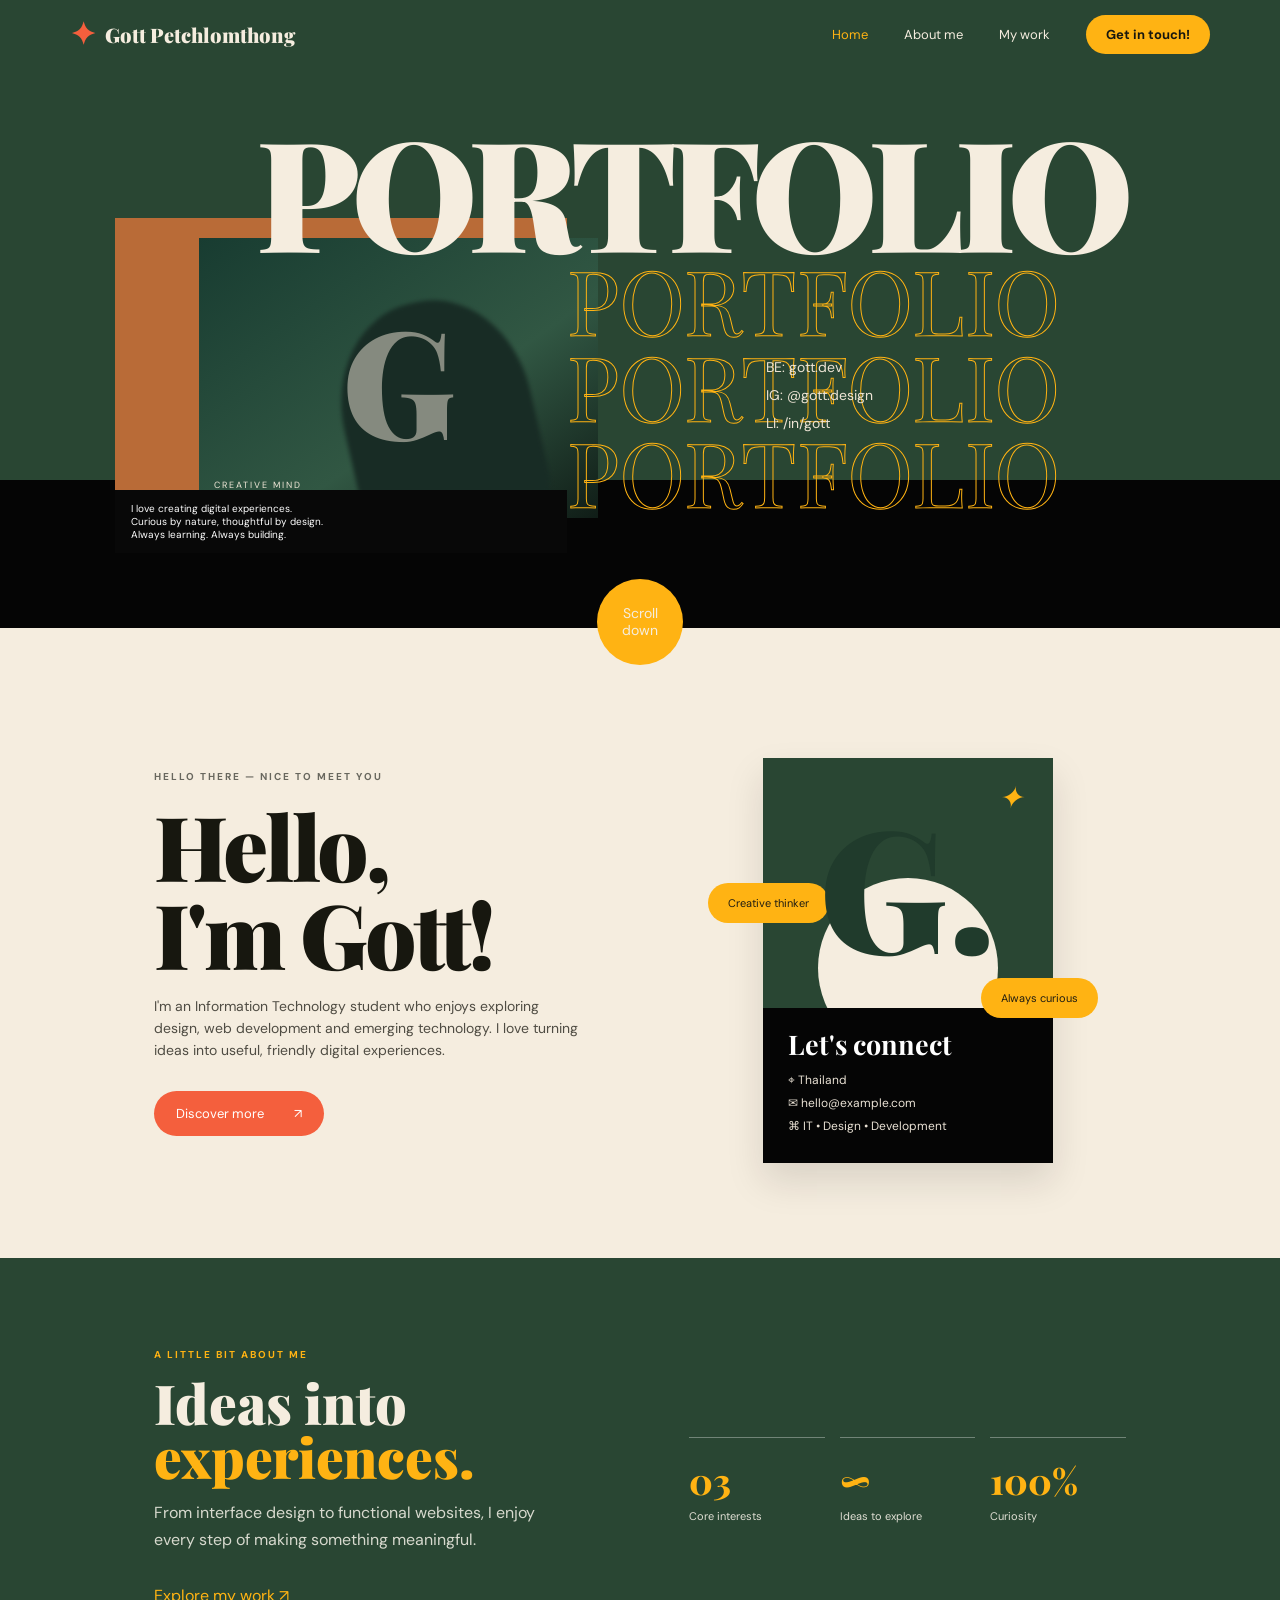
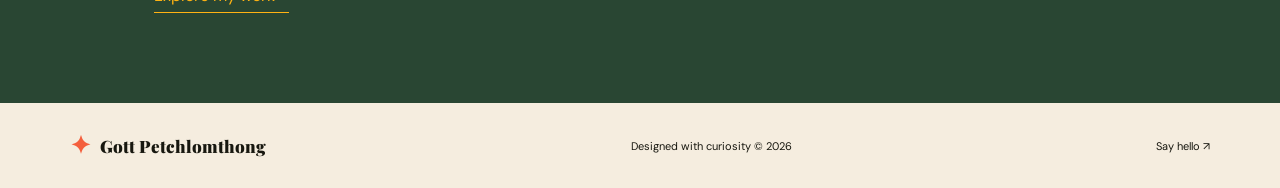
<file: index.html>
<!DOCTYPE html>
<html lang="th">
<head>
  <meta charset="UTF-8"><meta name="viewport" content="width=device-width, initial-scale=1.0">
  <meta name="description" content="Personal portfolio of Gott — designer and developer.">
  <title>Gott — Portfolio</title><link rel="preconnect" href="https://fonts.googleapis.com">
  <link href="https://fonts.googleapis.com/css2?family=DM+Sans:wght@400;500;600;700&family=Playfair+Display:wght@600;700;800;900&display=swap" rel="stylesheet">
  <link rel="stylesheet" href="style.css">
</head>
<body>
<header class="site-header dark-header">
  <a class="brand" href="index.html"><span class="spark">✦</span> Gott Petchlomthong</a>
  <button class="menu-toggle" aria-label="Open menu">☰</button>
  <nav><a class="active" href="index.html">Home</a><a href="about.html">About me</a><a href="mywork.html">My work</a><a class="pill" href="mailto:hello@example.com">Get in touch!</a></nav>
</header>
<main>
  <section class="hero">
    <div class="hero-title">PORTFOLIO</div>
    <div class="hero-art">
      <div class="orange-panel"></div>
      <div class="portrait-placeholder"><span>G</span><small>CREATIVE MIND<br> • DIGITAL MAKER •</small></div>
      <div class="outline-stack" aria-hidden="true"><span>PORTFOLIO</span><span>PORTFOLIO</span><span>PORTFOLIO</span></div>
      <div class="social-copy">BE: gott.dev<br>IG: @gott.design<br>LI: /in/gott</div>
      <div class="hero-note">I love creating digital experiences.<br>Curious by nature, thoughtful by design.<br>Always learning. Always building.</div>
    </div>
    <a class="scroll-bubble" href="about.html">Scroll<br>down</a>
  </section>
  <section class="intro section-cream">
    <div class="intro-copy"><p class="eyebrow">HELLO THERE — NICE TO MEET YOU</p><h1>Hello,<br>I'm Gott!</h1>
      <p>I'm an Information Technology student who enjoys exploring design, web development and emerging technology. I love turning ideas into useful, friendly digital experiences.</p>
      <a class="button coral" href="about.html">Discover more <span>↗</span></a></div>
    <div class="profile-card"><div class="profile-graphic"><span>G.</span><i>✦</i></div><div class="profile-info"><h3>Let's connect</h3><p>⌖ Thailand</p><p>✉ hello@example.com</p><p>⌘ IT • Design • Development</p></div><span class="tag tag-one">Creative thinker</span><span class="tag tag-two">Always curious</span></div>
  </section>
  <section class="preview section-green">
    <div><p class="eyebrow gold">A LITTLE BIT ABOUT ME</p><h2>Ideas into<br><em>experiences.</em></h2><p>From interface design to functional websites, I enjoy every step of making something meaningful.</p><a class="text-link" href="mywork.html">Explore my work ↗</a></div>
    <div class="preview-stats"><div><strong>03</strong><span>Core interests</span></div><div><strong>∞</strong><span>Ideas to explore</span></div><div><strong>100%</strong><span>Curiosity</span></div></div>
  </section>
</main>
<footer><a class="brand" href="index.html"><span class="spark">✦</span> Gott Petchlomthong</a><span>Designed with curiosity © 2026</span><a href="mailto:hello@example.com">Say hello ↗</a></footer>
<script src="script.js"></script></body></html>
</file>
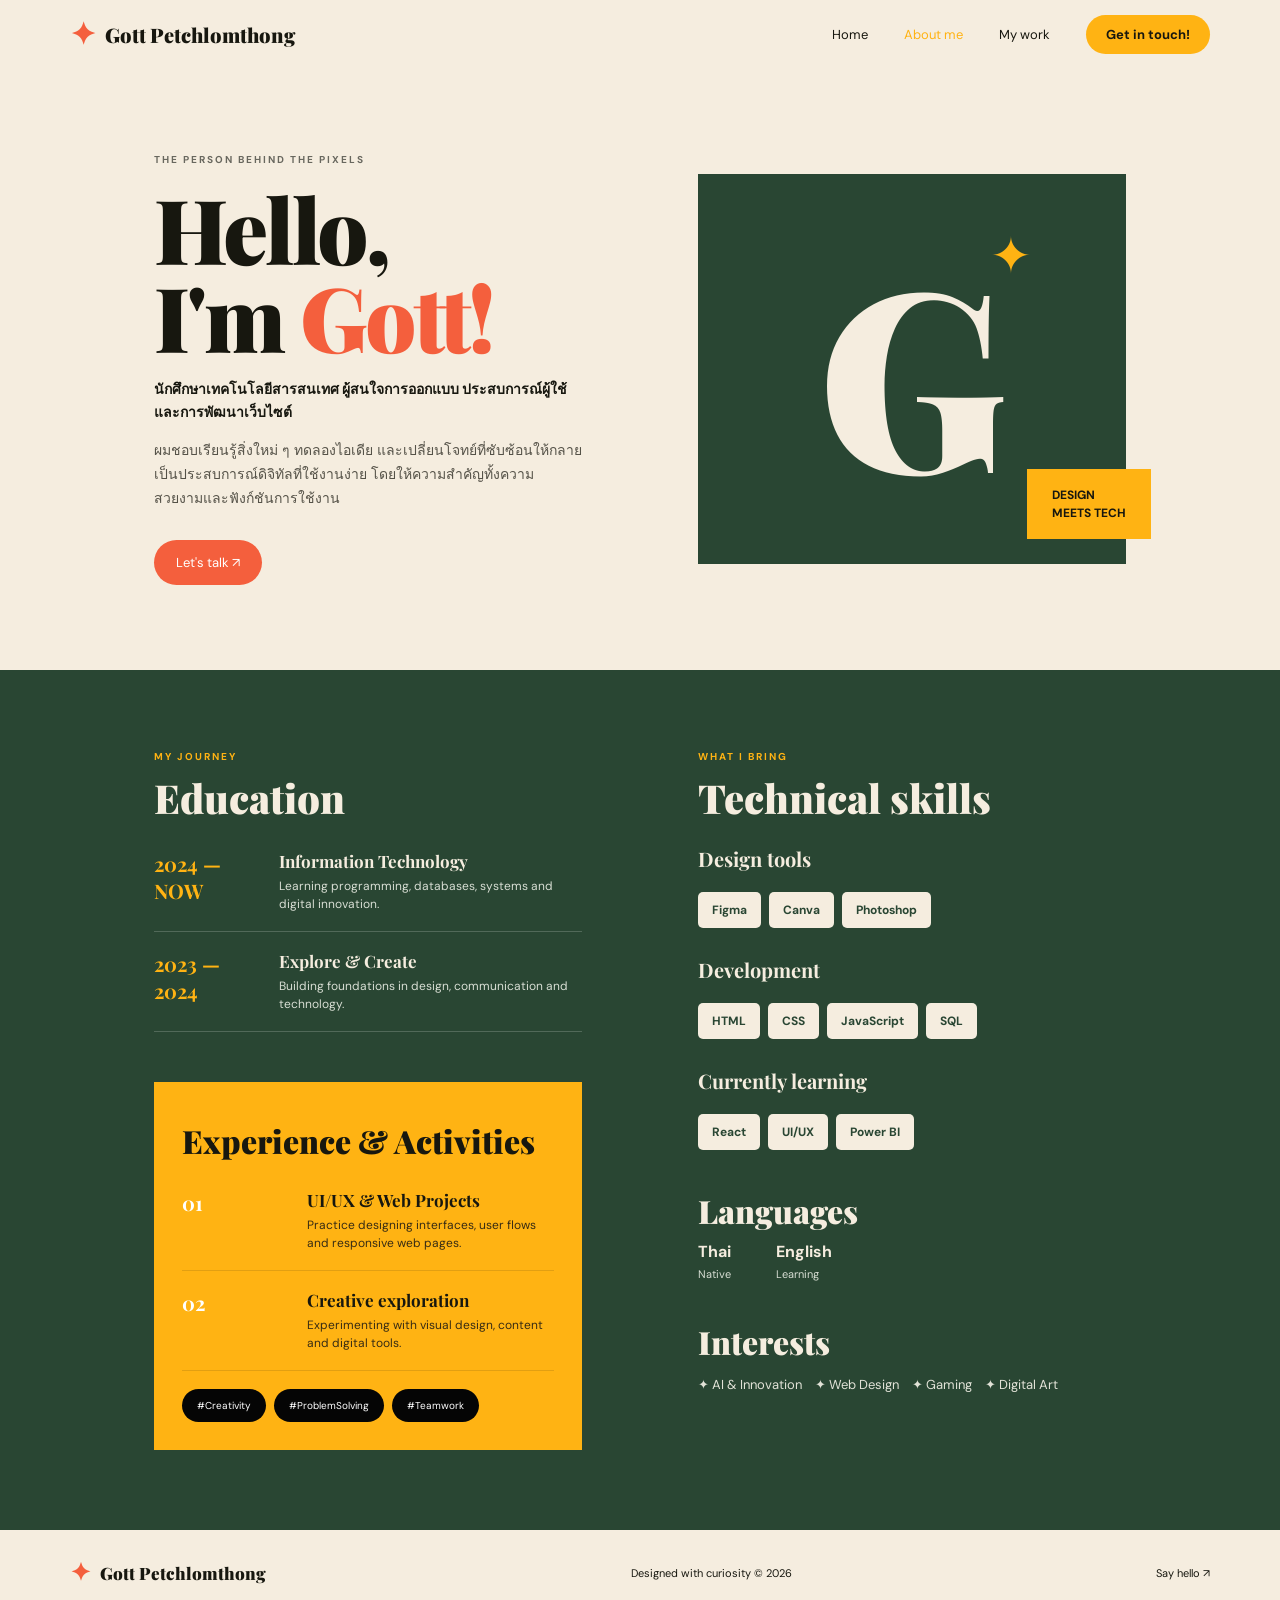
<file: about.html>
<!DOCTYPE html>
<html lang="th"><head><meta charset="UTF-8"><meta name="viewport" content="width=device-width, initial-scale=1.0"><title>About me — Gott</title>
<link href="https://fonts.googleapis.com/css2?family=DM+Sans:wght@400;500;600;700&family=Playfair+Display:wght@600;700;800;900&display=swap" rel="stylesheet"><link rel="stylesheet" href="style.css"></head>
<body><header class="site-header light-header"><a class="brand" href="index.html"><span class="spark">✦</span> Gott Petchlomthong</a><button class="menu-toggle" aria-label="Open menu">☰</button><nav><a href="index.html">Home</a><a class="active" href="about.html">About me</a><a href="mywork.html">My work</a><a class="pill" href="mailto:hello@example.com">Get in touch!</a></nav></header>
<main>
<section class="about-hero section-cream"><div><p class="eyebrow">THE PERSON BEHIND THE PIXELS</p><h1>Hello,<br>I'm <span>Gott!</span></h1><p class="lead">นักศึกษาเทคโนโลยีสารสนเทศ ผู้สนใจการออกแบบ ประสบการณ์ผู้ใช้ และการพัฒนาเว็บไซต์</p><p>ผมชอบเรียนรู้สิ่งใหม่ ๆ ทดลองไอเดีย และเปลี่ยนโจทย์ที่ซับซ้อนให้กลายเป็นประสบการณ์ดิจิทัลที่ใช้งานง่าย โดยให้ความสำคัญทั้งความสวยงามและฟังก์ชันการใช้งาน</p><a class="button coral" href="mailto:hello@example.com">Let's talk ↗</a></div><div class="about-portrait"><div class="portrait-monogram">G<span>✦</span></div><div class="floating-label">DESIGN<br>MEETS TECH</div></div></section>
<section class="resume section-green"><div class="resume-left"><p class="eyebrow gold">MY JOURNEY</p><h2>Education</h2><div class="timeline"><article><b>2024 — NOW</b><div><h3>Information Technology</h3><p>Learning programming, databases, systems and digital innovation.</p></div></article><article><b>2023 — 2024</b><div><h3>Explore & Create</h3><p>Building foundations in design, communication and technology.</p></div></article></div>
<div class="experience-box"><h2>Experience & Activities</h2><article><b>01</b><div><h3>UI/UX & Web Projects</h3><p>Practice designing interfaces, user flows and responsive web pages.</p></div></article><article><b>02</b><div><h3>Creative exploration</h3><p>Experimenting with visual design, content and digital tools.</p></div></article><div class="chips"><span>#Creativity</span><span>#ProblemSolving</span><span>#Teamwork</span></div></div></div>
<div class="resume-right"><p class="eyebrow gold">WHAT I BRING</p><h2>Technical skills</h2><div class="skill-group"><h3>Design tools</h3><div class="skill-list"><span>Figma</span><span>Canva</span><span>Photoshop</span></div></div><div class="skill-group"><h3>Development</h3><div class="skill-list"><span>HTML</span><span>CSS</span><span>JavaScript</span><span>SQL</span></div></div><div class="skill-group"><h3>Currently learning</h3><div class="skill-list"><span>React</span><span>UI/UX</span><span>Power BI</span></div></div><h2 class="language-title">Languages</h2><div class="languages"><div><b>Thai</b><small>Native</small></div><div><b>English</b><small>Learning</small></div></div><h2 class="language-title">Interests</h2><p class="interest-line">✦ AI & Innovation　✦ Web Design　✦ Gaming　✦ Digital Art</p></div></section>
</main><footer><a class="brand" href="index.html"><span class="spark">✦</span> Gott Petchlomthong</a><span>Designed with curiosity © 2026</span><a href="mailto:hello@example.com">Say hello ↗</a></footer><script src="script.js"></script></body></html>
</file>
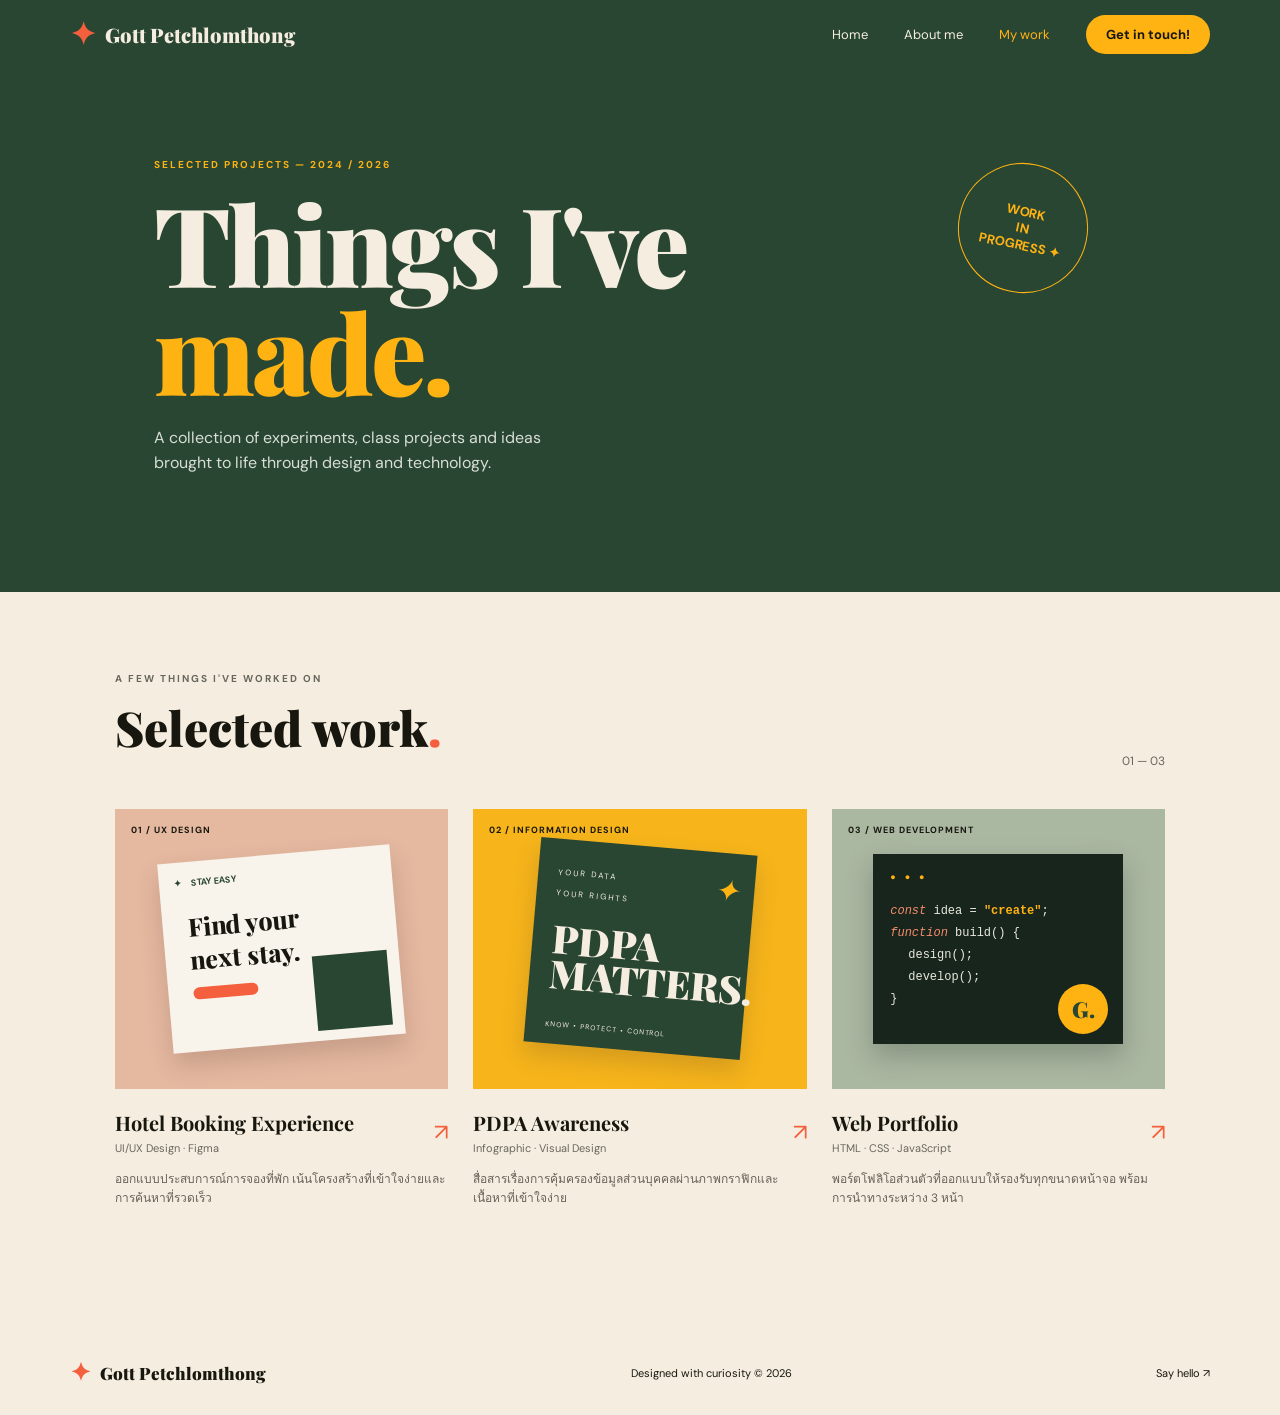
<file: mywork.html>
<!DOCTYPE html>
<html lang="th"><head><meta charset="UTF-8"><meta name="viewport" content="width=device-width, initial-scale=1.0"><title>My work — Gott</title>
<link href="https://fonts.googleapis.com/css2?family=DM+Sans:wght@400;500;600;700&family=Playfair+Display:wght@600;700;800;900&display=swap" rel="stylesheet"><link rel="stylesheet" href="style.css"></head>
<body><header class="site-header dark-header"><a class="brand" href="index.html"><span class="spark">✦</span> Gott Petchlomthong</a><button class="menu-toggle" aria-label="Open menu">☰</button><nav><a href="index.html">Home</a><a href="about.html">About me</a><a class="active" href="mywork.html">My work</a><a class="pill" href="mailto:hello@example.com">Get in touch!</a></nav></header>
<main><section class="work-hero section-green"><p class="eyebrow gold">SELECTED PROJECTS — 2024 / 2026</p><h1>Things I've<br><em>made.</em></h1><p>A collection of experiments, class projects and ideas brought to life through design and technology.</p><div class="work-stamp">WORK<br>IN<br>PROGRESS ✦</div></section>
<section class="projects section-cream"><div class="section-heading"><div><p class="eyebrow">A FEW THINGS I'VE WORKED ON</p><h2>Selected work<span>.</span></h2></div><span class="project-count">01 — 03</span></div>
<div class="project-grid">
<article class="project-card"><div class="project-visual visual-one"><span class="visual-label">01 / UX DESIGN</span><div class="mock-window"><div class="mock-top">✦　STAY EASY</div><div class="mock-content"><b>Find your<br>next stay.</b><div class="mock-button"></div><div class="mock-photo"></div></div></div></div><div class="project-meta"><div><h3>Hotel Booking Experience</h3><p>UI/UX Design · Figma</p></div><span>↗</span></div><p class="project-desc">ออกแบบประสบการณ์การจองที่พัก เน้นโครงสร้างที่เข้าใจง่ายและการค้นหาที่รวดเร็ว</p></article>
<article class="project-card"><div class="project-visual visual-two"><span class="visual-label">02 / INFORMATION DESIGN</span><div class="poster"><small>YOUR DATA<br>YOUR RIGHTS</small><b>PDPA<br>MATTERS.</b><i>✦</i><span>KNOW • PROTECT • CONTROL</span></div></div><div class="project-meta"><div><h3>PDPA Awareness</h3><p>Infographic · Visual Design</p></div><span>↗</span></div><p class="project-desc">สื่อสารเรื่องการคุ้มครองข้อมูลส่วนบุคคลผ่านภาพกราฟิกและเนื้อหาที่เข้าใจง่าย</p></article>
<article class="project-card"><div class="project-visual visual-three"><span class="visual-label">03 / WEB DEVELOPMENT</span><div class="code-window"><div class="code-dots">●　●　●</div><p><i>const</i> idea = <b>"create"</b>;</p><p><i>function</i> build() {</p><p class="indent">design();</p><p class="indent">develop();</p><p>}</p><div class="code-orb">G.</div></div></div><div class="project-meta"><div><h3>Web Portfolio</h3><p>HTML · CSS · JavaScript</p></div><span>↗</span></div><p class="project-desc">พอร์ตโฟลิโอส่วนตัวที่ออกแบบให้รองรับทุกขนาดหน้าจอ พร้อมการนำทางระหว่าง 3 หน้า</p></article>
</div></section></main><footer><a class="brand" href="index.html"><span class="spark">✦</span> Gott Petchlomthong</a><span>Designed with curiosity © 2026</span><a href="mailto:hello@example.com">Say hello ↗</a></footer><script src="script.js"></script></body></html>
</file>
<file: style.css>
:root{--green:#294633;--green2:#203b2c;--cream:#f5eddf;--orange:#ffb313;--coral:#f45f3d;--ink:#17170f;--muted:#68675e}*{box-sizing:border-box}html{scroll-behavior:smooth}body{margin:0;background:var(--cream);color:var(--ink);font-family:'DM Sans',sans-serif}a{color:inherit;text-decoration:none}.site-header{height:68px;padding:0 5.5%;display:flex;align-items:center;justify-content:space-between;position:relative;z-index:5}.dark-header{background:var(--green);color:var(--cream)}.light-header{background:var(--cream)}.brand{font-family:'Playfair Display',serif;font-size:20px;font-weight:900;display:flex;align-items:center;gap:9px}.spark{font-family:Arial;color:var(--coral);font-size:31px}.site-header nav{display:flex;align-items:center;gap:36px;font-size:13px}.site-header nav a{transition:.2s}.site-header nav a:hover,.site-header nav .active{color:var(--orange)}.pill{background:var(--orange);color:var(--ink)!important;border-radius:30px;padding:11px 20px;font-weight:700}.menu-toggle{display:none;background:none;border:0;font-size:24px;color:inherit}.hero{height:560px;background:var(--green);color:var(--cream);position:relative;padding:0 8.5%;overflow:visible}.hero:after{content:"";position:absolute;bottom:0;left:0;width:100%;height:148px;background:#050505}.hero-title{font-family:'Playfair Display',serif;font-size:clamp(76px,12vw,158px);font-weight:900;letter-spacing:-9px;line-height:1;position:absolute;top:45px;left:20%;z-index:2;white-space:nowrap}.hero-art{position:absolute;left:9%;top:150px;width:82%;height:335px;z-index:1}.orange-panel{position:absolute;left:0;top:0;width:43%;height:100%;background:#b96b37}.portrait-placeholder{position:absolute;left:8%;top:20px;width:38%;height:280px;background:linear-gradient(145deg,#183c31,#315743 60%,#101d17);display:flex;align-items:center;justify-content:center;color:#f1e8d8;overflow:hidden}.portrait-placeholder:before{content:"";position:absolute;width:190px;height:230px;border-radius:48% 48% 15% 15%;background:#182c25;transform:rotate(-13deg) translate(30px,45px);filter:blur(2px)}.portrait-placeholder span{font:900 150px 'Playfair Display';opacity:.5;z-index:1}.portrait-placeholder small{position:absolute;bottom:15px;left:15px;font-size:9px;letter-spacing:2px;z-index:1}.outline-stack{position:absolute;left:43%;top:38px;display:flex;flex-direction:column;font:400 clamp(42px,7vw,90px)/.96 'Playfair Display';color:transparent;-webkit-text-stroke:1px var(--orange);white-space:nowrap;overflow:hidden}.social-copy{position:absolute;left:62%;top:135px;color:#eee4d5;line-height:2;font-size:14px}.hero-note{position:absolute;left:0;bottom:0;background:#080808;color:white;font-size:10px;padding:12px 16px;width:43%;z-index:2}.scroll-bubble{position:absolute;z-index:3;bottom:-37px;left:50%;transform:translateX(-50%);width:86px;height:86px;border-radius:50%;background:var(--orange);display:grid;place-content:center;text-align:center;font-size:14px;line-height:1.2}.section-cream{background:var(--cream)}.intro{padding:115px 12% 95px;display:grid;grid-template-columns:1fr 1fr;gap:10%;align-items:center;position:relative}.eyebrow{font-size:10px;letter-spacing:2px;font-weight:700;color:var(--muted)}h1,h2,h3,p{margin-top:0}.intro h1,.about-hero h1,.work-hero h1{font:900 clamp(56px,7vw,90px)/.98 'Playfair Display';letter-spacing:-3px;margin:18px 0}.intro-copy>p:not(.eyebrow){max-width:430px;color:#4f4c43;line-height:1.6;font-size:14px}.button{display:inline-flex;gap:30px;align-items:center;padding:14px 22px;border-radius:30px;margin-top:15px;font-size:13px}.coral{background:var(--coral);color:white}.profile-card{width:290px;justify-self:center;position:relative;background:#050505;color:white;margin-top:15px;box-shadow:0 18px 35px #1c1b1920}.profile-graphic{height:250px;background:var(--green);display:grid;place-items:center;position:relative;overflow:hidden}.profile-graphic:before{content:"";width:180px;height:180px;border-radius:50%;background:var(--cream);position:absolute;bottom:-50px;left:55px}.profile-graphic span{font:900 170px 'Playfair Display';color:var(--green2);z-index:1}.profile-graphic i{position:absolute;right:30px;top:20px;color:var(--orange);font-size:30px}.profile-info{padding:18px 25px 22px}.profile-info h3{font:700 27px 'Playfair Display';margin-bottom:10px}.profile-info p{font-size:12px;margin:7px 0;color:#e9e1d4}.tag{position:absolute;background:var(--orange);padding:13px 20px;border-radius:30px;color:#201d12;font-size:11px;white-space:nowrap}.tag-one{left:-55px;top:125px}.tag-two{right:-45px;bottom:145px}.section-green{background:var(--green);color:var(--cream)}.preview{padding:90px 12%;display:grid;grid-template-columns:1fr 1fr;gap:10%;align-items:center}.gold{color:var(--orange)}.preview h2,.resume h2{font:900 55px/.98 'Playfair Display';margin:15px 0}.preview h2 em,.work-hero h1 em{color:var(--orange);font-style:normal}.preview p:not(.eyebrow){max-width:400px;color:#d7d9ce;line-height:1.7}.text-link{display:inline-block;color:var(--orange);margin-top:16px;border-bottom:1px solid var(--orange);padding-bottom:6px}.preview-stats{display:grid;grid-template-columns:repeat(3,1fr);gap:15px}.preview-stats div{border-top:1px solid #ffffff55;padding-top:18px}.preview-stats strong{display:block;font:800 36px 'Playfair Display';color:var(--orange)}.preview-stats span{font-size:11px;color:#e0dfd4}footer{padding:28px 5.5%;display:flex;align-items:center;justify-content:space-between;background:var(--cream);font-size:11px}footer .brand{font-size:17px}footer .spark{font-size:25px}.about-hero{padding:85px 12%;display:grid;grid-template-columns:1fr 1fr;gap:12%;align-items:center}.about-hero h1 span{color:var(--coral)}.about-hero p:not(.eyebrow){max-width:490px;line-height:1.7;color:#555248;font-size:14px}.about-hero .lead{font-weight:700;color:var(--ink)!important}.about-portrait{height:390px;background:var(--green);position:relative;display:grid;place-items:center}.portrait-monogram{font:900 250px 'Playfair Display';color:var(--cream);position:relative}.portrait-monogram span{position:absolute;color:var(--orange);font:50px Arial;right:-25px;top:25px}.floating-label{position:absolute;right:-25px;bottom:25px;background:var(--orange);padding:17px 25px;font-size:12px;line-height:1.5;font-weight:700}.resume{padding:80px 12%;display:grid;grid-template-columns:1fr 1fr;gap:12%;}.resume h2{font-size:40px}.timeline article,.experience-box article{display:grid;grid-template-columns:110px 1fr;gap:15px;padding:18px 0;border-bottom:1px solid #ffffff30}.timeline article>b,.experience-box article>b{font:700 20px 'Playfair Display';color:var(--orange)}.timeline h3,.experience-box h3{font:700 17px 'Playfair Display';margin:0 0 5px}.timeline p,.experience-box p{font-size:12px;color:#d8ded4;line-height:1.5;margin:0}.experience-box{background:var(--orange);color:var(--ink);padding:28px;margin-top:50px}.experience-box h2{font-size:32px}.experience-box article{border-color:#382c1425}.experience-box article>b{color:white}.experience-box p{color:#382c14}.chips,.skill-list{display:flex;gap:8px;flex-wrap:wrap;margin-top:18px}.chips span{background:#050505;color:white;border-radius:30px;padding:10px 15px;font-size:10px}.skill-group{margin:28px 0}.skill-group h3{font:700 20px 'Playfair Display'}.skill-list span{background:var(--cream);color:var(--green);padding:10px 14px;border-radius:5px;font-size:12px;font-weight:700}.language-title{font-size:32px!important;margin-top:45px!important}.languages{display:flex;gap:45px}.languages b,.languages small{display:block}.languages small{font-size:11px;color:#d8ded4;margin-top:5px}.interest-line{font-size:13px;line-height:2;color:#e1e2d7}.work-hero{padding:90px 12% 100px;position:relative;min-height:390px;overflow:hidden}.work-hero h1{font-size:clamp(65px,9vw,110px);margin-bottom:20px}.work-hero>p:not(.eyebrow){max-width:430px;line-height:1.6;color:#d8ded4}.work-stamp{position:absolute;right:15%;top:95px;border:1px solid var(--orange);color:var(--orange);width:130px;height:130px;border-radius:50%;display:grid;place-content:center;text-align:center;font-weight:700;font-size:13px;transform:rotate(12deg)}.projects{padding:80px 9% 110px}.section-heading{display:flex;align-items:end;justify-content:space-between;margin-bottom:40px}.section-heading h2{font:900 48px 'Playfair Display';margin:10px 0}.section-heading h2 span{color:var(--coral)}.project-count{font-size:12px;color:var(--muted)}.project-grid{display:grid;grid-template-columns:repeat(3,1fr);gap:25px}.project-card{min-width:0}.project-visual{height:280px;position:relative;display:grid;place-items:center;overflow:hidden}.visual-one{background:#e5b8a0}.visual-two{background:#f7b51b}.visual-three{background:#aab7a1}.visual-label{position:absolute;top:15px;left:16px;font-size:9px;letter-spacing:1px;font-weight:700;z-index:2}.mock-window{width:70%;height:190px;background:#f9f4eb;box-shadow:0 12px 25px #49332733;transform:rotate(-5deg);padding:15px;position:relative}.mock-top{font-size:9px;font-weight:700;color:var(--green)}.mock-content{padding:20px 10px}.mock-content b{font:800 25px 'Playfair Display'}.mock-button{width:65px;height:12px;background:var(--coral);border-radius:20px;margin-top:12px}.mock-photo{position:absolute;right:12px;bottom:10px;width:75px;height:75px;background:var(--green)}.poster{background:var(--green);color:var(--cream);width:65%;height:205px;padding:20px;transform:rotate(5deg);box-shadow:0 12px 25px #49332733;position:relative}.poster small{font-size:8px;letter-spacing:2px}.poster b{display:block;font:900 39px/.9 'Playfair Display';margin-top:20px}.poster i{position:absolute;right:15px;top:18px;color:var(--orange);font-size:30px}.poster span{position:absolute;bottom:15px;font-size:7px;letter-spacing:1px}.code-window{background:#18251d;color:#e9e8dc;width:75%;height:190px;padding:17px;position:relative;box-shadow:0 12px 25px #1b281e40}.code-dots{font-size:9px;color:var(--orange);margin-bottom:20px}.code-window p{font:12px monospace;margin:8px 0}.code-window i{color:#f58b6a}.code-window b{color:var(--orange)}.code-window .indent{padding-left:18px}.code-orb{position:absolute;right:15px;bottom:10px;border-radius:50%;background:var(--orange);color:var(--green);width:50px;height:50px;display:grid;place-items:center;font:900 22px 'Playfair Display'}.project-meta{display:flex;justify-content:space-between;align-items:center;margin-top:20px}.project-meta h3{font:700 20px 'Playfair Display';margin:0 0 5px}.project-meta p{font-size:11px;color:var(--muted);margin:0}.project-meta>span{font-size:23px;color:var(--coral)}.project-desc{font-size:12px;line-height:1.6;color:#666257;margin-top:15px}
@media(max-width:760px){.site-header{height:62px}.menu-toggle{display:block}.site-header nav{display:none;position:absolute;top:62px;left:0;right:0;padding:22px 6%;background:var(--green);flex-direction:column;align-items:flex-start;gap:20px}.light-header nav{background:var(--cream)}.site-header nav.open{display:flex}.hero{height:490px;padding:0 5%}.hero-title{font-size:clamp(55px,15vw,100px);left:7%;top:55px;letter-spacing:-5px}.hero-art{left:5%;top:155px;width:90%;height:285px}.orange-panel{width:55%}.portrait-placeholder{width:48%;height:235px;left:5%}.outline-stack{left:45%;font-size:clamp(33px,8vw,60px)}.social-copy{left:53%;top:125px;font-size:10px}.hero-note{width:55%;font-size:8px}.intro,.about-hero,.resume,.preview{grid-template-columns:1fr;padding:75px 8%;gap:45px}.intro h1,.about-hero h1{font-size:65px}.profile-card{width:min(290px,90%);margin:0 auto}.preview-stats{gap:10px}.preview-stats strong{font-size:28px}.about-portrait{height:300px}.portrait-monogram{font-size:190px}.resume{gap:55px}.resume-right{padding-bottom:10px}.work-hero{padding:75px 8%;min-height:390px}.work-stamp{right:8%;top:200px;width:95px;height:95px;font-size:10px}.project-grid{grid-template-columns:1fr;gap:45px}.projects{padding:65px 8%}.project-visual{height:300px}.section-heading h2{font-size:39px}footer{gap:15px;flex-wrap:wrap;padding:25px 6%}footer>span{order:3;width:100%}}
@media(min-width:761px) and (max-width:1050px){.intro,.about-hero,.resume,.preview{padding-left:8%;padding-right:8%;gap:7%}.project-visual{height:230px}.hero-title{left:13%}}
</file>
